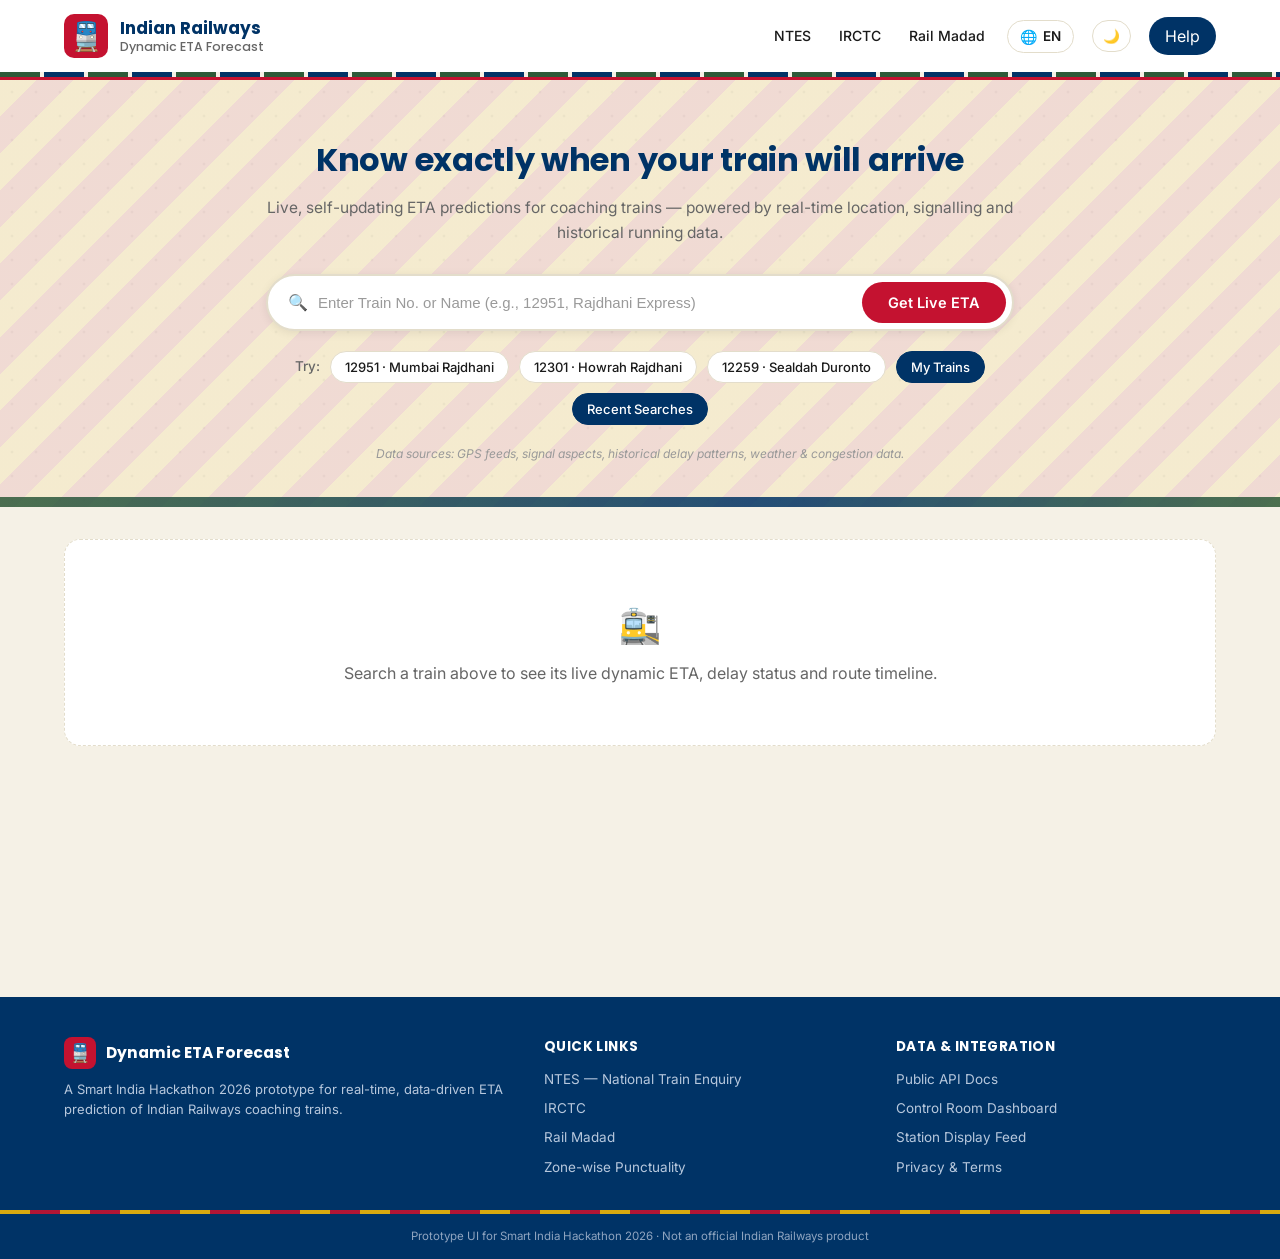
<file: index.html>
<!DOCTYPE html>
<html lang="en">
<head>
  <meta charset="UTF-8" />
  <meta name="viewport" content="width=device-width, initial-scale=1.0" />
  <title>Dynamic ETA Forecast | Indian Railways</title>
  <link rel="preconnect" href="https://fonts.googleapis.com">
  <link href="https://fonts.googleapis.com/css2?family=Poppins:wght@500;600;700&family=Inter:wght@400;500;600&family=Noto+Sans+Devanagari:wght@500;600&family=Noto+Sans+Bengali:wght@500;600&display=swap" rel="stylesheet">
  <link rel="stylesheet" href="css/style.css" />
</head>
<body data-theme="light">

  <!-- ===== HEADER ===== -->
  <header class="site-header">
    <div class="header-inner">
      <div class="brand">
        <div class="brand-icon">🚆</div>
        <div class="brand-text">
          <span class="brand-title" data-i18n="brandTitle">Indian Railways</span>
          <span class="brand-subtitle" data-i18n="brandSubtitle">Dynamic ETA Forecast</span>
        </div>
      </div>

      <div class="header-right">
        <nav class="header-links">
          <a href="https://enquiry.indianrail.gov.in/mntes/" data-i18n="navNTES">NTES</a>
          <a href="https://www.irctc.co.in/nget/train-search" data-i18n="navIRCTC">IRCTC</a>
          <a href="https://railmadad.indianrailways.gov.in/madad/final/home.jsp" data-i18n="navRailMadad">Rail Madad</a>
        </nav>

        <!-- Language Switch -->
        <div class="lang-switch">
          <button class="icon-btn" id="langBtn" aria-haspopup="listbox" aria-label="Change language">
            <span class="icon-btn-symbol">🌐</span>
            <span id="langCurrentLabel">EN</span>
          </button>
          <ul class="lang-dropdown" id="langDropdown">
            <li data-lang="en">English</li>
            <li data-lang="hi">हिन्दी (Hindi)</li>
            <li data-lang="bn">বাংলা (Bengali)</li>
          </ul>
        </div>

        <!-- Theme Toggle -->
        <button class="icon-btn theme-toggle" id="themeToggle" aria-label="Toggle dark mode">
          <span id="themeIcon">🌙</span>
        </button>

        <a href="#" class="help-link" data-i18n="navHelp">Help</a>
      </div>
    </div>
    <div class="loco-strip" aria-hidden="true"></div>
  </header>

  <!-- ===== HERO / SEARCH SECTION ===== -->
  <section class="hero-section">
    <div class="hero-bg" aria-hidden="true"></div>
    <div class="hero-content">
      <h1 class="hero-title" data-i18n="heroTitle">Know exactly when your train will arrive</h1>
      <p class="hero-subtitle" data-i18n="heroSubtitle">
        Live, self-updating ETA predictions for coaching trains — powered by real-time
        location, signalling and historical running data.
      </p>

      <form class="search-box" id="searchForm">
        <span class="search-icon">🔍</span>
        <input
          type="text"
          id="trainInput"
          class="search-input"
          data-i18n-placeholder="searchPlaceholder"
          placeholder="Enter Train No. or Name (e.g., 12951, Rajdhani Express)"
          autocomplete="off"
        />
        <button type="submit" class="search-btn" data-i18n="searchBtn">Get Live ETA</button>
      </form>

      <div class="quick-chips">
        <span class="chip-label" data-i18n="tryLabel">Try:</span>
        <button class="chip" data-train="12951">12951 · Mumbai Rajdhani</button>
        <button class="chip" data-train="12301">12301 · Howrah Rajdhani</button>
        <button class="chip" data-train="12259">12259 · Sealdah Duronto</button>
        <button class="chip chip-secondary" id="myTrainsChip" data-i18n="myTrains">My Trains</button>
        <button class="chip chip-secondary" id="recentChip" data-i18n="recentSearches">Recent Searches</button>
      </div>

      <p class="hero-note" data-i18n="heroNote">
        Data sources: GPS feeds, signal aspects, historical delay patterns, weather &amp; congestion data.
      </p>
    </div>
  </section>

  <!-- ===== MAIN CONTENT ===== -->
  <main class="main-content">
    <div id="resultsContainer">
      <div class="empty-state">
        <div class="empty-icon">🚉</div>
        <p data-i18n="emptyState">Search a train above to see its live dynamic ETA, delay status and route timeline.</p>
      </div>
    </div>
  </main>

  <!-- ===== MAP MODAL (NTES-style route map) ===== -->
  <div class="map-modal-overlay" id="mapModalOverlay">
    <div class="map-modal">
      <div class="map-modal-header">
        <div>
          <h3 id="mapModalTitle" data-i18n="mapModalTitle">Live Route Map</h3>
          <p id="mapModalSubtitle" class="map-modal-subtitle"></p>
        </div>
        <button class="map-modal-close" id="mapModalClose" aria-label="Close map">✕</button>
      </div>
      <div class="map-modal-body">
        <div id="mapSvgContainer"></div>
        <div class="map-legend">
          <span class="legend-item"><span class="legend-swatch covered"></span> <span data-i18n="legendCovered">Path covered</span></span>
          <span class="legend-item"><span class="legend-swatch remaining"></span> <span data-i18n="legendRemaining">Path remaining</span></span>
          <span class="legend-item"><span class="legend-swatch live"></span> <span data-i18n="legendLive">Live position</span></span>
        </div>
      </div>
    </div>
  </div>

  <!-- ===== FOOTER ===== -->
  <footer class="site-footer">
    <div class="footer-inner">
      <div class="footer-col">
        <div class="footer-brand">
          <span class="brand-icon small">🚆</span>
          <span data-i18n="brandSubtitle">Dynamic ETA Forecast</span>
        </div>
        <p class="footer-tag" data-i18n="footerTagline">
          A Smart India Hackathon 2026 prototype for real-time, data-driven ETA
          prediction of Indian Railways coaching trains.
        </p>
      </div>
      <div class="footer-col">
        <h4 data-i18n="footerQuickLinks">Quick Links</h4>
        <a href="#" data-i18n="footerNTES">NTES — National Train Enquiry</a>
        <a href="#" data-i18n="navIRCTC">IRCTC</a>
        <a href="#" data-i18n="navRailMadad">Rail Madad</a>
        <a href="#" data-i18n="footerPunctuality">Zone-wise Punctuality</a>
      </div>
      <div class="footer-col">
        <h4 data-i18n="footerDataIntegration">Data &amp; Integration</h4>
        <a href="#" data-i18n="footerApiDocs">Public API Docs</a>
        <a href="#" data-i18n="footerControlRoom">Control Room Dashboard</a>
        <a href="#" data-i18n="footerStationDisplay">Station Display Feed</a>
        <a href="#" data-i18n="footerPrivacy">Privacy &amp; Terms</a>
      </div>
    </div>
    <div class="footer-strip" aria-hidden="true"></div>
    <p class="footer-bottom" data-i18n="footerBottom">Prototype UI for Smart India Hackathon 2026 · Not an official Indian Railways product</p>
  </footer>

  <script src="js/i18n.js"></script>
  <script src="js/script.js"></script>
</body>
</html>
</file>
<file: css/style.css>
/* ============================================
   VARIABLES + RESET (LIGHT THEME DEFAULT)
   ============================================ */

:root {
  --ir-red: #C41230;
  --ir-red-dark: #9c0e26;
  --ir-cream: #F5F1E6;
  --ir-blue: #003366;
  --loco-green: #2E5A38;
  --loco-yellow: #F2B705;
  --text-dark: #1A1A1A;
  --text-muted: #666666;
  --white: #FFFFFF;
  --border-light: #E3DDCB;
  --surface: #FFFFFF;
  --page-bg: #F5F1E6;

  --status-ontime: #2E7D32;
  --status-delay: #E67E22;
  --status-severe: #C41230;

  --radius-md: 10px;
  --radius-lg: 16px;
  --shadow-soft: 0 2px 10px rgba(0, 0, 0, 0.08);
  --shadow-card: 0 4px 18px rgba(0, 0, 0, 0.10);
}

/* ============================================
   DARK THEME OVERRIDES
   ============================================ */

body[data-theme="dark"] {
  --ir-cream: #14181C;
  --page-bg: #101316;
  --surface: #1B2127;
  --border-light: #2B333A;
  --text-dark: #EDEFF2;
  --text-muted: #9AA5AE;
  --white: #1B2127;
  --ir-blue: #6FA8DC;
  --ir-red: #E8455E;
  --ir-red-dark: #c72e46;
  --loco-green: #4C9463;
  --loco-yellow: #F2B705;
  --shadow-soft: 0 2px 10px rgba(0, 0, 0, 0.35);
  --shadow-card: 0 4px 22px rgba(0, 0, 0, 0.45);
}

* {
  margin: 0;
  padding: 0;
  box-sizing: border-box;
}

body {
  font-family: 'Inter', sans-serif;
  background-color: var(--page-bg);
  color: var(--text-dark);
  line-height: 1.5;
  transition: background-color 0.25s ease, color 0.25s ease;
}

body.font-devanagari, body.font-devanagari input, body.font-devanagari button {
  font-family: 'Noto Sans Devanagari', 'Inter', sans-serif;
}

body.font-bengali, body.font-bengali input, body.font-bengali button {
  font-family: 'Noto Sans Bengali', 'Inter', sans-serif;
}

body.modal-open {
  overflow: hidden;
}

h1, h2, h3, h4, .brand-title, .brand-subtitle {
  font-family: 'Poppins', sans-serif;
}

body.font-devanagari h1, body.font-devanagari h2, body.font-devanagari h3, body.font-devanagari .brand-title {
  font-family: 'Noto Sans Devanagari', 'Poppins', sans-serif;
}

body.font-bengali h1, body.font-bengali h2, body.font-bengali h3, body.font-bengali .brand-title {
  font-family: 'Noto Sans Bengali', 'Poppins', sans-serif;
}

a { text-decoration: none; color: inherit; }
button { font-family: 'Inter', sans-serif; }

/* ============================================
   HEADER
   ============================================ */

.site-header {
  background-color: var(--surface);
  border-bottom: 3px solid var(--ir-red);
  position: sticky;
  top: 0;
  z-index: 100;
  transition: background-color 0.25s ease;
}

.header-inner {
  max-width: 1200px;
  margin: 0 auto;
  display: flex;
  align-items: center;
  justify-content: space-between;
  padding: 14px 24px;
  gap: 16px;
  flex-wrap: wrap;
}

.brand { display: flex; align-items: center; gap: 12px; }

.brand-icon {
  font-size: 28px;
  background: var(--ir-red);
  color: var(--white);
  width: 44px;
  height: 44px;
  display: flex;
  align-items: center;
  justify-content: center;
  border-radius: var(--radius-md);
  flex-shrink: 0;
}

.brand-icon.small { width: 32px; height: 32px; font-size: 18px; border-radius: 8px; }

.brand-text { display: flex; flex-direction: column; line-height: 1.2; }
.brand-title { font-size: 17px; font-weight: 700; color: var(--ir-blue); }
.brand-subtitle { font-size: 12.5px; font-weight: 500; color: var(--text-muted); }

.header-right {
  display: flex;
  align-items: center;
  gap: 18px;
  flex-wrap: wrap;
}

.header-links { display: flex; gap: 20px; font-size: 14px; font-weight: 500; color: var(--text-dark); }

.header-links a {
  padding: 6px 4px;
  border-bottom: 2px solid transparent;
  transition: border-color 0.2s ease, color 0.2s ease;
}

.header-links a:hover { border-bottom-color: var(--ir-red); color: var(--ir-red); }

.help-link {
  background: var(--ir-blue);
  color: var(--white) !important;
  padding: 7px 16px !important;
  border-radius: 20px;
  border-bottom: none !important;
}

.help-link:hover { background: var(--ir-red) !important; border-bottom: none !important; }

.loco-strip {
  height: 5px;
  background: repeating-linear-gradient(
    90deg,
    var(--loco-green) 0px, var(--loco-green) 40px,
    var(--ir-cream) 40px, var(--ir-cream) 44px,
    var(--ir-blue) 44px, var(--ir-blue) 84px,
    var(--ir-cream) 84px, var(--ir-cream) 88px
  );
}

/* ---- Icon buttons (language + theme) ---- */

.icon-btn {
  background: var(--surface);
  border: 1.5px solid var(--border-light);
  border-radius: 20px;
  padding: 7px 12px;
  font-size: 13.5px;
  font-weight: 600;
  color: var(--text-dark);
  cursor: pointer;
  display: flex;
  align-items: center;
  gap: 6px;
  transition: all 0.2s ease;
}

.icon-btn:hover { border-color: var(--ir-blue); color: var(--ir-blue); }
.icon-btn-symbol { font-size: 14px; }
.theme-toggle { padding: 7px 10px; }

.lang-switch { position: relative; }

.lang-dropdown {
  position: absolute;
  top: calc(100% + 6px);
  right: 0;
  background: var(--surface);
  border: 1px solid var(--border-light);
  border-radius: var(--radius-md);
  list-style: none;
  min-width: 170px;
  box-shadow: var(--shadow-card);
  opacity: 0;
  visibility: hidden;
  transform: translateY(-6px);
  transition: all 0.18s ease;
  z-index: 200;
  overflow: hidden;
}

.lang-dropdown.open { opacity: 1; visibility: visible; transform: translateY(0); }

.lang-dropdown li {
  padding: 10px 16px;
  font-size: 13.5px;
  cursor: pointer;
  color: var(--text-dark);
  transition: background 0.15s ease;
}

.lang-dropdown li:hover { background: var(--ir-cream); color: var(--ir-red); }

/* ============================================
   HERO SECTION + LOCO-THEMED BACKGROUND
   ============================================ */

.hero-section { position: relative; overflow: hidden; padding: 0; isolation: isolate; }

.hero-bg {
  position: absolute;
  inset: 0;
  z-index: -1;
  background-color: var(--ir-cream);
  background-image:
    radial-gradient(circle at 12px 12px, rgba(0,0,0,0.035) 1.5px, transparent 1.6px),
    repeating-linear-gradient(
      135deg,
      rgba(242, 183, 5, 0.10) 0px, rgba(242, 183, 5, 0.10) 26px,
      rgba(196, 18, 48, 0.10) 26px, rgba(196, 18, 48, 0.10) 52px
    );
  background-size: 24px 24px, auto;
}

body[data-theme="dark"] .hero-bg {
  background-image:
    radial-gradient(circle at 12px 12px, rgba(255,255,255,0.03) 1.5px, transparent 1.6px),
    repeating-linear-gradient(
      135deg,
      rgba(242, 183, 5, 0.06) 0px, rgba(242, 183, 5, 0.06) 26px,
      rgba(232, 69, 94, 0.06) 26px, rgba(232, 69, 94, 0.06) 52px
    );
}

.hero-bg::after {
  content: "";
  position: absolute;
  left: 0; right: 0; bottom: 0;
  height: 10px;
  background: linear-gradient(90deg, var(--loco-green), var(--ir-blue) 60%, var(--loco-green));
  opacity: 0.85;
}

.hero-content { position: relative; text-align: center; padding: 56px 16px 44px; max-width: 780px; margin: 0 auto; }
.hero-title { font-size: 32px; font-weight: 700; color: var(--ir-blue); margin-bottom: 12px; letter-spacing: -0.3px; }
.hero-subtitle { font-size: 15.5px; color: var(--text-muted); margin-bottom: 28px; line-height: 1.6; }

.search-box {
  display: flex;
  align-items: center;
  background: var(--surface);
  border: 2px solid var(--border-light);
  border-radius: 50px;
  padding: 6px 6px 6px 20px;
  box-shadow: var(--shadow-soft);
  transition: border-color 0.2s ease;
}

.search-box:focus-within { border-color: var(--ir-red); }
.search-icon { font-size: 16px; color: var(--text-muted); margin-right: 10px; }

.search-input {
  flex: 1; border: none; outline: none; font-size: 15px;
  padding: 12px 0; background: transparent; color: var(--text-dark);
}

.search-input::placeholder { color: #9a9a9a; }

.search-btn {
  background: var(--ir-red); color: var(--white); border: none;
  padding: 12px 26px; border-radius: 40px; font-size: 14.5px; font-weight: 600;
  cursor: pointer; white-space: nowrap; transition: background 0.2s ease;
}

.search-btn:hover { background: var(--ir-red-dark); }

.quick-chips { display: flex; align-items: center; justify-content: center; flex-wrap: wrap; gap: 10px; margin-top: 20px; }
.chip-label { font-size: 13.5px; color: var(--text-muted); font-weight: 500; }

.chip {
  background: var(--surface); border: 1.5px solid var(--border-light); color: var(--text-dark);
  padding: 7px 14px; border-radius: 20px; font-size: 13px; font-weight: 500;
  cursor: pointer; transition: all 0.2s ease;
}

.chip:hover { border-color: var(--ir-red); color: var(--ir-red); }
.chip-secondary { background: var(--ir-blue); border-color: var(--ir-blue); color: var(--white); }
.chip-secondary:hover { background: var(--ir-red); border-color: var(--ir-red); color: var(--white); }
.hero-note { margin-top: 20px; font-size: 12px; color: #999; font-style: italic; }

/* ============================================
   MAIN CONTENT
   ============================================ */

.main-content { max-width: 1200px; margin: 0 auto; min-height: 50vh; padding: 32px 24px 60px; }

.empty-state {
  text-align: center; padding: 60px 20px; color: var(--text-muted);
  background: var(--surface); border: 1.5px dashed var(--border-light); border-radius: var(--radius-lg);
}

.empty-icon { font-size: 34px; margin-bottom: 10px; }

/* ============================================
   RESULTS CARD
   ============================================ */

.result-card {
  background: var(--surface); border-radius: var(--radius-lg); box-shadow: var(--shadow-card);
  border: 1px solid var(--border-light); overflow: hidden; animation: fadeIn 0.35s ease;
}

@keyframes fadeIn { from { opacity: 0; transform: translateY(6px); } to { opacity: 1; transform: translateY(0); } }

.result-header {
  display: flex; justify-content: space-between; align-items: flex-start; flex-wrap: wrap; gap: 14px;
  padding: 22px 26px; border-bottom: 1px solid var(--border-light);
  background: var(--surface);
}

.train-id { font-size: 22px; font-weight: 700; color: var(--ir-blue); }
.train-route { font-size: 13.5px; color: var(--text-muted); margin-top: 3px; }
.status-group { display: flex; align-items: center; gap: 10px; flex-wrap: wrap; }
.status-badge { padding: 6px 14px; border-radius: 20px; font-size: 13px; font-weight: 600; }
.status-badge.delayed { background: #FFF3E0; color: var(--status-delay); }
.status-badge.ontime { background: #E8F5E9; color: var(--status-ontime); }

body[data-theme="dark"] .status-badge.delayed { background: rgba(230,126,34,0.15); }
body[data-theme="dark"] .status-badge.ontime { background: rgba(46,125,50,0.18); }

.confidence-badge { padding: 6px 14px; border-radius: 20px; font-size: 12.5px; font-weight: 600; display: flex; align-items: center; gap: 6px; }
.confidence-badge.high { background: #E3F2FD; color: #1565C0; }
.confidence-badge.medium { background: #FFF8E1; color: #F9A825; }
.confidence-badge.low { background: #FCE4EC; color: #C2185B; }

body[data-theme="dark"] .confidence-badge.high { background: rgba(21,101,192,0.18); }
body[data-theme="dark"] .confidence-badge.medium { background: rgba(249,168,37,0.15); }
body[data-theme="dark"] .confidence-badge.low { background: rgba(194,24,91,0.18); }

.confidence-dot { width: 7px; height: 7px; border-radius: 50%; background: currentColor; }

/* ETA PANEL */

.eta-panel { display: grid; grid-template-columns: 1.3fr 1fr; gap: 24px; padding: 24px 26px; border-bottom: 1px solid var(--border-light); }
.eta-main { display: flex; flex-direction: column; gap: 4px; }
.eta-label { font-size: 12.5px; color: var(--text-muted); font-weight: 500; text-transform: uppercase; letter-spacing: 0.4px; }
.eta-value { font-size: 34px; font-weight: 700; color: var(--text-dark); }
.eta-station { font-size: 14px; color: var(--ir-blue); font-weight: 600; }
.eta-updated { font-size: 12px; color: #999; margin-top: 4px; }
.eta-secondary { border-left: 1px solid var(--border-light); padding-left: 24px; display: flex; flex-direction: column; gap: 4px; justify-content: center; }

.eta-reason {
  grid-column: 1 / -1; background: var(--ir-cream); border: 1px solid var(--border-light); border-radius: var(--radius-md);
  padding: 12px 16px; font-size: 13.5px; color: var(--text-dark); display: flex; gap: 10px; align-items: flex-start;
}

.eta-reason .icon { font-size: 15px; flex-shrink: 0; }

/* ---- PLATFORM BADGES ---- */

.eta-platform-row { margin: 6px 0 2px; }

.platform-badge {
  display: inline-flex;
  align-items: center;
  gap: 5px;
  padding: 4px 10px;
  border-radius: 14px;
  font-size: 12px;
  font-weight: 600;
  background: var(--ir-cream);
  border: 1px solid var(--border-light);
  color: var(--text-dark);
}

.platform-badge.confirmed {
  background: #E8F5E9;
  border-color: #B9DFBB;
  color: var(--status-ontime);
}

.platform-badge.expected {
  background: #FFF8E1;
  border-color: #F3E1A0;
  color: #B8860B;
}

body[data-theme="dark"] .platform-badge.confirmed { background: rgba(46,125,50,0.18); border-color: rgba(46,125,50,0.35); }
body[data-theme="dark"] .platform-badge.expected { background: rgba(249,168,37,0.14); border-color: rgba(249,168,37,0.3); }

.platform-badge-icon { font-size: 12px; }
.platform-badge-text { font-weight: 700; }
.platform-badge-tag { font-size: 10px; font-weight: 500; opacity: 0.85; text-transform: uppercase; letter-spacing: 0.3px; }

.platform-badge-lg {
  padding: 6px 14px;
  font-size: 13.5px;
  border-radius: 18px;
}
.platform-badge-lg .platform-badge-icon { font-size: 14px; }
.platform-badge-lg .platform-badge-text { font-size: 15px; }

/* TIMELINE */

.timeline-section { padding: 24px 26px; border-bottom: 1px solid var(--border-light); }
.section-title { font-size: 15px; font-weight: 600; color: var(--ir-blue); margin-bottom: 16px; }

.section-title-row {
  display: flex; align-items: center; justify-content: space-between; margin-bottom: 16px; flex-wrap: wrap; gap: 10px;
}
.section-title-row .section-title { margin-bottom: 0; }

.timeline { display: flex; overflow-x: auto; gap: 0; padding-bottom: 8px; }
.timeline-stop { flex: 1; min-width: 140px; position: relative; padding: 0 12px 0 0; text-align: left; }

.timeline-stop::before {
  content: ""; position: absolute; top: 6px; left: -6px; right: 0; height: 2px; background: var(--border-light);
}
.timeline-stop:first-child::before { display: none; }

.stop-dot { width: 13px; height: 13px; border-radius: 50%; border: 3px solid var(--surface); margin-bottom: 8px; position: relative; z-index: 2; }
.stop-dot.ontime { background: var(--status-ontime); box-shadow: 0 0 0 2px var(--status-ontime); }
.stop-dot.delay { background: var(--status-delay); box-shadow: 0 0 0 2px var(--status-delay); }
.stop-dot.severe { background: var(--status-severe); box-shadow: 0 0 0 2px var(--status-severe); }
.stop-dot.current { background: var(--ir-blue); box-shadow: 0 0 0 4px rgba(0,51,102,0.18); }

.stop-name { font-size: 13.5px; font-weight: 600; color: var(--text-dark); }
.stop-times { font-size: 11.5px; color: var(--text-muted); margin-top: 2px; }
.stop-times .predicted { font-weight: 600; color: var(--ir-blue); }
.timeline-stop .platform-badge { margin-top: 6px; }
.stop-delta { font-size: 11px; font-weight: 600; margin-top: 5px; }
.stop-delta.ontime { color: var(--status-ontime); }
.stop-delta.delay { color: var(--status-delay); }
.stop-delta.severe { color: var(--status-severe); }

/* MAP BUTTON SECTION + MINI STRIP */

.map-strip-section { padding: 24px 26px; border-bottom: 1px solid var(--border-light); }

.show-map-btn {
  background: var(--ir-blue); color: var(--white); border: none; padding: 9px 18px;
  border-radius: 20px; font-size: 13px; font-weight: 600; cursor: pointer; transition: background 0.2s ease;
}
.show-map-btn:hover { background: var(--ir-red); }

.map-strip-mini {
  height: 60px; border-radius: var(--radius-md); background: var(--ir-cream);
  border: 1px solid var(--border-light); position: relative; overflow: hidden;
}

.map-strip-mini .map-track {
  position: absolute; left: 20px; right: 20px; top: 50%; height: 3px;
  background: repeating-linear-gradient(90deg, var(--text-muted) 0 8px, transparent 8px 14px);
  transform: translateY(-50%);
}

.map-train-icon-mini {
  position: absolute; left: 30%; top: 50%; transform: translateY(-50%); font-size: 18px;
  animation: chugLeft 3s ease-in-out infinite;
}

@keyframes chugLeft { 0%,100% { left: 22%; } 50% { left: 38%; } }

/* ALERTS */

.alerts-section { padding: 24px 26px; }

.alert-item {
  display: flex; gap: 12px; align-items: flex-start; padding: 12px 14px; border-radius: var(--radius-md);
  background: var(--ir-cream); border-left: 3px solid var(--status-delay); margin-bottom: 10px; font-size: 13.5px;
}
.alert-item:last-child { margin-bottom: 0; }
.alert-icon { font-size: 16px; flex-shrink: 0; }
.alert-text strong { color: var(--text-dark); }
.alert-text span { color: var(--text-muted); display: block; font-size: 12px; margin-top: 2px; }

/* PUNCTUALITY + ACTIONS */

.bottom-grid { display: grid; grid-template-columns: 1fr 1fr; gap: 18px; margin-top: 20px; }
.info-card { background: var(--surface); border: 1px solid var(--border-light); border-radius: var(--radius-lg); padding: 20px 22px; }

.punctuality-bar-track { height: 10px; background: var(--ir-cream); border-radius: 10px; overflow: hidden; margin-top: 12px; }
.punctuality-bar-fill { height: 100%; background: linear-gradient(90deg, var(--loco-green), var(--status-ontime)); border-radius: 10px; }
.punctuality-text { font-size: 13px; color: var(--text-muted); margin-top: 8px; }

.action-buttons { display: flex; gap: 12px; flex-wrap: wrap; }

.action-btn {
  flex: 1; min-width: 140px; padding: 12px 16px; border-radius: var(--radius-md); font-size: 13.5px; font-weight: 600;
  cursor: pointer; border: 1.5px solid var(--border-light); background: var(--surface); color: var(--text-dark); transition: all 0.2s ease;
}
.action-btn:hover { border-color: var(--ir-blue); color: var(--ir-blue); }
.action-btn.primary { background: var(--ir-red); border-color: var(--ir-red); color: var(--white); }
.action-btn.primary:hover { background: var(--ir-red-dark); border-color: var(--ir-red-dark); color: var(--white); }

/* ============================================
   MAP MODAL (NTES-style route map)
   ============================================ */

.map-modal-overlay {
  position: fixed; inset: 0; background: rgba(10, 14, 18, 0.6); backdrop-filter: blur(2px);
  display: flex; align-items: center; justify-content: center; z-index: 1000;
  opacity: 0; visibility: hidden; transition: opacity 0.2s ease, visibility 0.2s ease; padding: 20px;
}
.map-modal-overlay.open { opacity: 1; visibility: visible; }

.map-modal {
  background: var(--surface); border-radius: var(--radius-lg); width: 100%; max-width: 640px;
  max-height: 88vh; overflow-y: auto; box-shadow: var(--shadow-card);
  transform: scale(0.96); transition: transform 0.2s ease;
}
.map-modal-overlay.open .map-modal { transform: scale(1); }

.map-modal-header {
  display: flex; justify-content: space-between; align-items: flex-start; padding: 20px 24px;
  border-bottom: 1px solid var(--border-light);
}
.map-modal-header h3 { font-size: 17px; color: var(--ir-blue); }
.map-modal-subtitle { font-size: 13px; color: var(--text-muted); margin-top: 4px; }

.map-modal-close {
  background: var(--ir-cream); border: none; width: 30px; height: 30px; border-radius: 50%;
  cursor: pointer; font-size: 14px; color: var(--text-muted); flex-shrink: 0;
}
.map-modal-close:hover { background: var(--ir-red); color: var(--white); }

.map-modal-body { padding: 20px 24px 24px; }

.india-map-svg {
  width: 100%; height: auto; max-height: 420px; background: var(--ir-cream);
  border-radius: var(--radius-md); border: 1px solid var(--border-light);
}

.india-outline { fill: rgba(46, 90, 56, 0.12); stroke: var(--loco-green); stroke-width: 0.4; }
body[data-theme="dark"] .india-outline { fill: rgba(76, 148, 99, 0.10); }

.route-line { fill: none; stroke-width: 0.8; stroke-linecap: round; }
.route-line.covered { stroke: var(--ir-blue); }
.route-line.remaining { stroke: var(--text-muted); stroke-dasharray: 1.6 1.4; }

.map-dot-passed { fill: var(--ir-blue); }
.map-dot-current { fill: var(--ir-red); }
.map-dot-upcoming { fill: var(--text-muted); }

.map-station-label {
  font-size: 2.6px; fill: var(--text-dark); font-family: 'Inter', sans-serif; text-anchor: middle; font-weight: 600;
}

.live-position-ring {
  fill: none; stroke: var(--ir-red); stroke-width: 0.5; opacity: 0.7;
  animation: pulseRing 1.6s ease-out infinite;
}
.live-position-dot { fill: var(--ir-red); }

@keyframes pulseRing {
  0% { r: 1.4; opacity: 0.9; }
  100% { r: 4; opacity: 0; }
}

.map-legend { display: flex; gap: 20px; margin-top: 14px; flex-wrap: wrap; }
.legend-item { display: flex; align-items: center; gap: 6px; font-size: 12.5px; color: var(--text-muted); }
.legend-swatch { width: 16px; height: 4px; border-radius: 2px; display: inline-block; }
.legend-swatch.covered { background: var(--ir-blue); }
.legend-swatch.remaining { background: repeating-linear-gradient(90deg, var(--text-muted) 0 3px, transparent 3px 5px); }
.legend-swatch.live { width: 8px; height: 8px; border-radius: 50%; background: var(--ir-red); }

/* ============================================
   FOOTER
   ============================================ */

.site-footer { background: var(--ir-blue); color: #d9e4f0; margin-top: 40px; }
body[data-theme="dark"] .site-footer { background: #0D1520; }

.footer-inner { max-width: 1200px; margin: 0 auto; padding: 40px 24px 24px; display: grid; grid-template-columns: 1.4fr 1fr 1fr; gap: 32px; }
.footer-brand { display: flex; align-items: center; gap: 10px; font-family: 'Poppins', sans-serif; font-weight: 700; color: var(--white); font-size: 15.5px; margin-bottom: 10px; }
.footer-tag { font-size: 13px; color: #b7c8dd; line-height: 1.6; }
.footer-col h4 { color: var(--white); font-size: 13.5px; margin-bottom: 12px; text-transform: uppercase; letter-spacing: 0.4px; }
.footer-col a { display: block; font-size: 13.5px; color: #b7c8dd; margin-bottom: 9px; transition: color 0.2s ease; }
.footer-col a:hover { color: var(--loco-yellow); }

.footer-strip {
  height: 4px;
  background: repeating-linear-gradient(90deg, var(--loco-yellow) 0px, var(--loco-yellow) 30px, var(--ir-red) 30px, var(--ir-red) 60px);
  opacity: 0.9;
}

.footer-bottom { text-align: center; font-size: 11.5px; color: #8fa5c0; padding: 14px 0; }

/* ============================================
   RESPONSIVE
   ============================================ */

@media (max-width: 780px) {
  .eta-panel { grid-template-columns: 1fr; }
  .eta-secondary { border-left: none; padding-left: 0; border-top: 1px solid var(--border-light); padding-top: 16px; }
  .bottom-grid { grid-template-columns: 1fr; }
  .footer-inner { grid-template-columns: 1fr; }
  .header-right { width: 100%; justify-content: space-between; }
}

@media (max-width: 600px) {
  .hero-title { font-size: 24px; }
  .search-box { flex-wrap: wrap; border-radius: 20px; padding: 12px; }
  .search-input { width: 100%; padding: 8px 0; }
  .search-btn { width: 100%; margin-top: 8px; }
  .result-header { flex-direction: column; }
  .header-links { display: none; }
}
</file>
